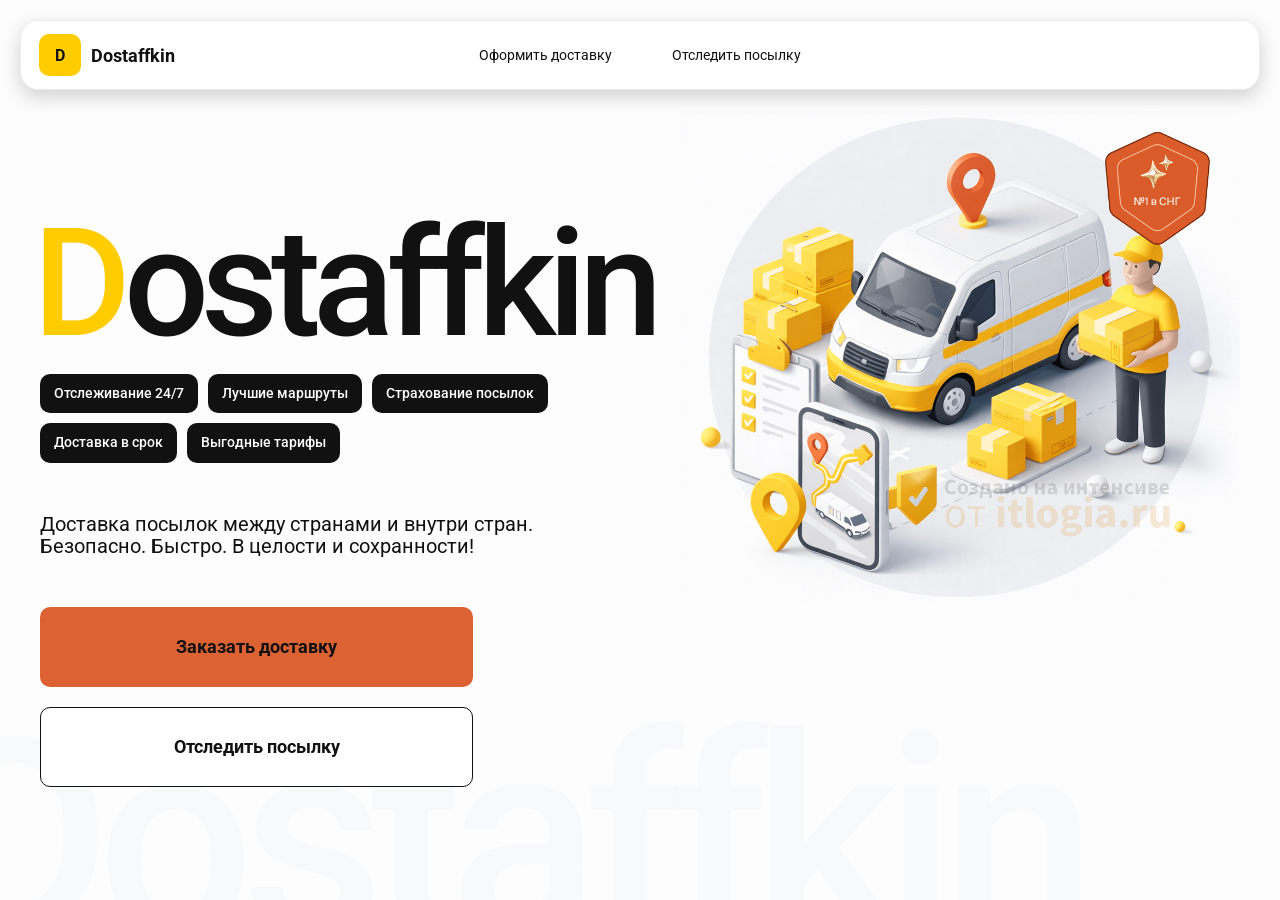
<file: index.html>
﻿<!doctype html>
<html lang="ru">

<head>
    <meta charset="utf-8" />
    <meta name="viewport" content="width=device-width,initial-scale=1,maximum-scale=1,user-scalable=0" />
    <title>Dostaffkin — Доставка посылок между странами и внутри стран. Безопасно. Быстро. В целости и сохранности!
    </title>

    <link rel="stylesheet" href="styles/base.css" />
    <link rel="stylesheet" href="styles/base_adaptive.css" />
    <link rel="stylesheet" href="styles/index.css" />
    <link rel="stylesheet" href="styles/index_adaptive.css" />
</head>

<body>
    <div class="container">
        <header class="header">
            <a class="header-brand" href="#">
                <div class="header-logo">D</div>
                <div class="header-title">Dostaffkin</div>
            </a>
            <nav class="header-menu">
                <a class="header-link" href="./order.html">Оформить <span>доставку</span></a>
                <a class="header-link" href="./track.html">Отследить <span>посылку</span></a>
            </nav>
        </header>
        <main class="main">
            <section class="main-info">
                <div class="main-title">
                    <span>D</span>ostaffkin
                </div>
                <div class="main-features">
                    <div class="main-feature">Отслеживание 24/7</div>
                    <div class="main-feature">Лучшие маршруты</div>
                    <div class="main-feature">Страхование посылок</div>
                    <div class="main-feature">Доставка в срок</div>
                    <div class="main-feature">Выгодные тарифы</div>
                </div>
                <div class="main-description">
                    Доставка посылок между странами и внутри стран.
                    Безопасно. Быстро. В целости и сохранности!
                </div>
                <div class="main-actions">
                    <a class="button" type="button" href="./order.html">Заказать доставку</a>
                    <a class="button button-white" type="button" href="./track.html">Отследить посылку</a>
                </div>
            </section>
            <div class="main-title-ghost">Dostaffkin</div>
            <section class="main-image">
                <img src="images/main-image.png" alt="Main image" />
            </section>
        </main>
    </div>
</body>
</html>
</file>
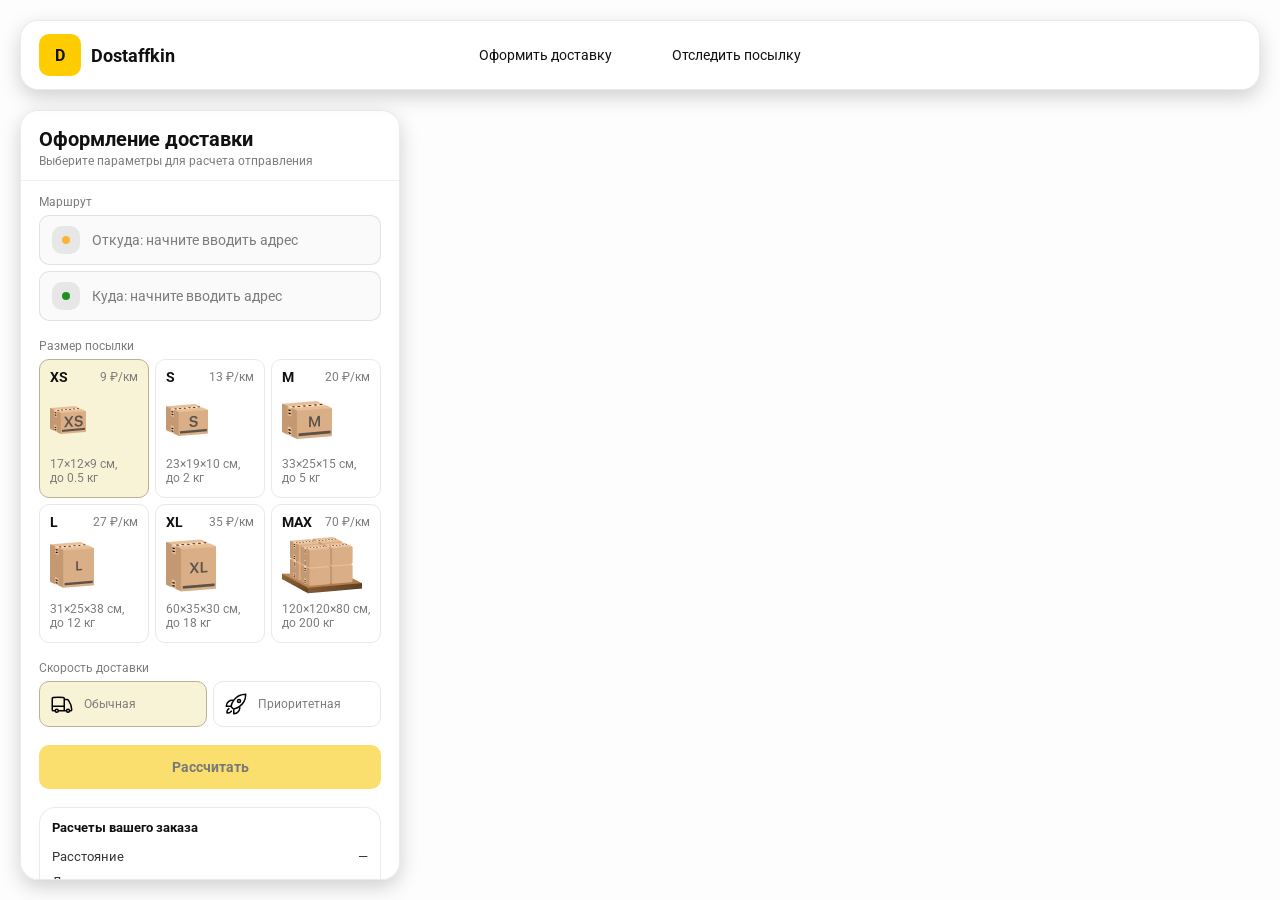
<file: order.html>
﻿<!doctype html>
<html lang="ru">
<head>
    <meta charset="utf-8" />
    <meta name="viewport" content="width=device-width,initial-scale=1,maximum-scale=1,user-scalable=0" />
    <title>Оформление доставки</title>

    <link rel="stylesheet" href="styles/base.css" />
    <link rel="stylesheet" href="styles/base_adaptive.css" />

    <link rel="stylesheet" href="styles/order.css" />
    <link rel="stylesheet" href="styles/order_adaptive.css" />

    <script src="scripts/ymc_min.js" data-apikey="49a13b42-a857-409b-b8fd-e9f1a53e1c1a" data-suggest-apikey="81f6a96a-011d-4603-9950-a48c90a04e99"></script>
</head>
<body>
    <div id="map"></div>

    <header class="header">
        <a class="header-brand" href="./index.html">
            <div class="header-logo">D</div>
            <div class="header-title">Dostaffkin</div>
        </a>
        <nav class="header-menu">
            <a class="header-link" href="#">Оформить <span>доставку</span></a>
            <a class="header-link" href="./track.html">Отследить <span>посылку</span></a>
        </nav>
    </header>

    <aside class="main" id="sidebar">
        <div class="main-header">
            <div class="main-title">Оформление доставки</div>
            <div class="main-text">Выберите параметры для расчета отправления</div>
        </div>

        <div class="main-content">
            <div class="main-route">
                <div class="main-block-title">Маршрут</div>
                <div class="main-fields">
                    <div class="main-field" id="fromField">
                        <div class="main-pin"></div>
                        <input id="from" placeholder="Откуда: начните вводить адрес" autocomplete="off" />
                        <div class="main-ac" id="fromAc" role="listbox" aria-label="Подсказки адресов"></div>
                    </div>

                    <div class="main-field" id="toField">
                        <div class="main-pin"></div>
                        <input id="to" placeholder="Куда: начните вводить адрес" autocomplete="off" />
                        <div class="main-ac" id="toAc" role="listbox" aria-label="Подсказки адресов"></div>
                    </div>
                </div>
            </div>

            <div class="main-package">
                <div class="main-block-title">Размер посылки</div>

                <div class="main-sizes">
                    <div class="main-size-card is-active" data-value="xs">
                        <div class="main-size-top">
                            <div class="main-size-label">XS</div>
                            <div class="main-size-rate">9 ₽/км</div>
                        </div>
                        <div class="main-size-media">
                            <img src="images/sizes/xs.png" alt="Короб XS" />
                        </div>
                        <div class="main-size-description">17×12×9 см,<br>до 0.5 кг</div>
                    </div>

                    <div class="main-size-card" data-value="s">
                        <div class="main-size-top">
                            <div class="main-size-label">S</div>
                            <div class="main-size-rate">13 ₽/км</div>
                        </div>
                        <div class="main-size-media">
                            <img src="images/sizes/s.png" alt="Короб S" />
                        </div>
                        <div class="main-size-description">23×19×10 см,<br>до 2 кг</div>
                    </div>

                    <div class="main-size-card" data-value="m">
                        <div class="main-size-top">
                            <div class="main-size-label">M</div>
                            <div class="main-size-rate">20 ₽/км</div>
                        </div>
                        <div class="main-size-media">
                            <img src="images/sizes/m.png" alt="Короб M" />
                        </div>
                        <div class="main-size-description">33×25×15 см,<br>до 5 кг</div>
                    </div>

                    <div class="main-size-card" data-value="l">
                        <div class="main-size-top">
                            <div class="main-size-label">L</div>
                            <div class="main-size-rate">27 ₽/км</div>
                        </div>
                        <div class="main-size-media">
                            <img src="images/sizes/l.png" alt="Короб L" />
                        </div>
                        <div class="main-size-description">31×25×38 см,<br>до 12 кг</div>
                    </div>

                    <div class="main-size-card" data-value="xl">
                        <div class="main-size-top">
                            <div class="main-size-label">XL</div>
                            <div class="main-size-rate">35 ₽/км</div>
                        </div>
                        <div class="main-size-media">
                            <img src="images/sizes/xl.png" alt="Короб XL" />
                        </div>
                        <div class="main-size-description">60×35×30 см,<br>до 18 кг</div>
                    </div>

                    <div class="main-size-card" data-value="max">
                        <div class="main-size-top">
                            <div class="main-size-label">MAX</div>
                            <div class="main-size-rate">70 ₽/км</div>
                        </div>
                        <div class="main-size-media main-size-media-palleta">
                            <img src="images/sizes/max.png" alt="Паллета" />
                        </div>
                        <div class="main-size-description">120×120×80 см,<br>до 200 кг</div>
                    </div>
                </div>
            </div>

            <div class="main-speed">
                <div class="main-block-title">Скорость доставки</div>

                <div class="main-speeds">
                    <div class="main-speed-card is-active" data-value="regular">
                        <img class="main-speed-media" src="images/icons/regular.svg" alt="Regular" />
                        <div class="main-speed-description">Обычная</div>
                    </div>
                    <div class="main-speed-card" data-value="fast">
                        <img class="main-speed-media" src="images/icons/fast.svg" alt="Fast" />
                        <div class="main-speed-description">Приоритетная</div>
                    </div>

                </div>
            </div>

            <div class="main-calculate-block">
                <button id="calc" class="button calculate-button" type="button" disabled>Рассчитать</button>
            </div>

            <div class="main-result" id="result">
                <div class="main-result-title">Расчеты вашего заказа</div>
                <div class="main-result-lines">
                    <div class="main-result-line"><span>Расстояние</span><span id="distanceValue">—</span></div>
                    <div class="main-result-line"><span>Доставим через</span><span id="durationValue">—</span></div>
                    <div class="main-result-line"><span>Тариф</span><span id="rateValue">—</span></div>
                </div>
                <div class="main-price">
                    <div class="main-price-label">Итого</div>
                    <div class="main-price-value" id="totalValue">—</div>
                </div>
            </div>

            <div class="main-order-box">
                <div class="main-order-form" id="orderForm">
                    <div class="main-order-title">Оформление доставки</div>
                    <div class="main-block-info-row">
                        <div class="main-block-title">Контакты</div>
                        <div class="order-fields">
                            <div class="main-field">
                                <input id="customerName" placeholder="Ваше имя" autocomplete="off" />
                            </div>
                            <div class="main-field">
                                <input id="customerPhone" placeholder="Ваш телефон" autocomplete="off"
                                       inputmode="tel" />
                            </div>
                        </div>
                    </div>
                    <div class="main-block-info-row extra-info">
                        <div class="main-block-title">Дополнительная информация</div>
                        <div class="main-field textarea">
                            <textarea id="comment" placeholder="Детали доставки и комментарии"></textarea>
                        </div>
                    </div>
                    <button id="submit" class="button main-submit-request" type="button" disabled>
                        Отправить
                        заявку
                    </button>
                </div>

                <div class="main-order-success" id="orderSuccess">
                    <div class="main-success-icon">✓</div>
                    <div class="main-success-title">Заявка отправлена!</div>
                    <div class="main-success-title">Номер отправления – <span id="orderId"></span></div>
                    <div class="main-success-subtitle">Мы скоро свяжемся с вами</div>
                </div>
            </div>
        </div>
    </aside>

    <script src="scripts/order.js"></script>
</body>
</html>
</file>
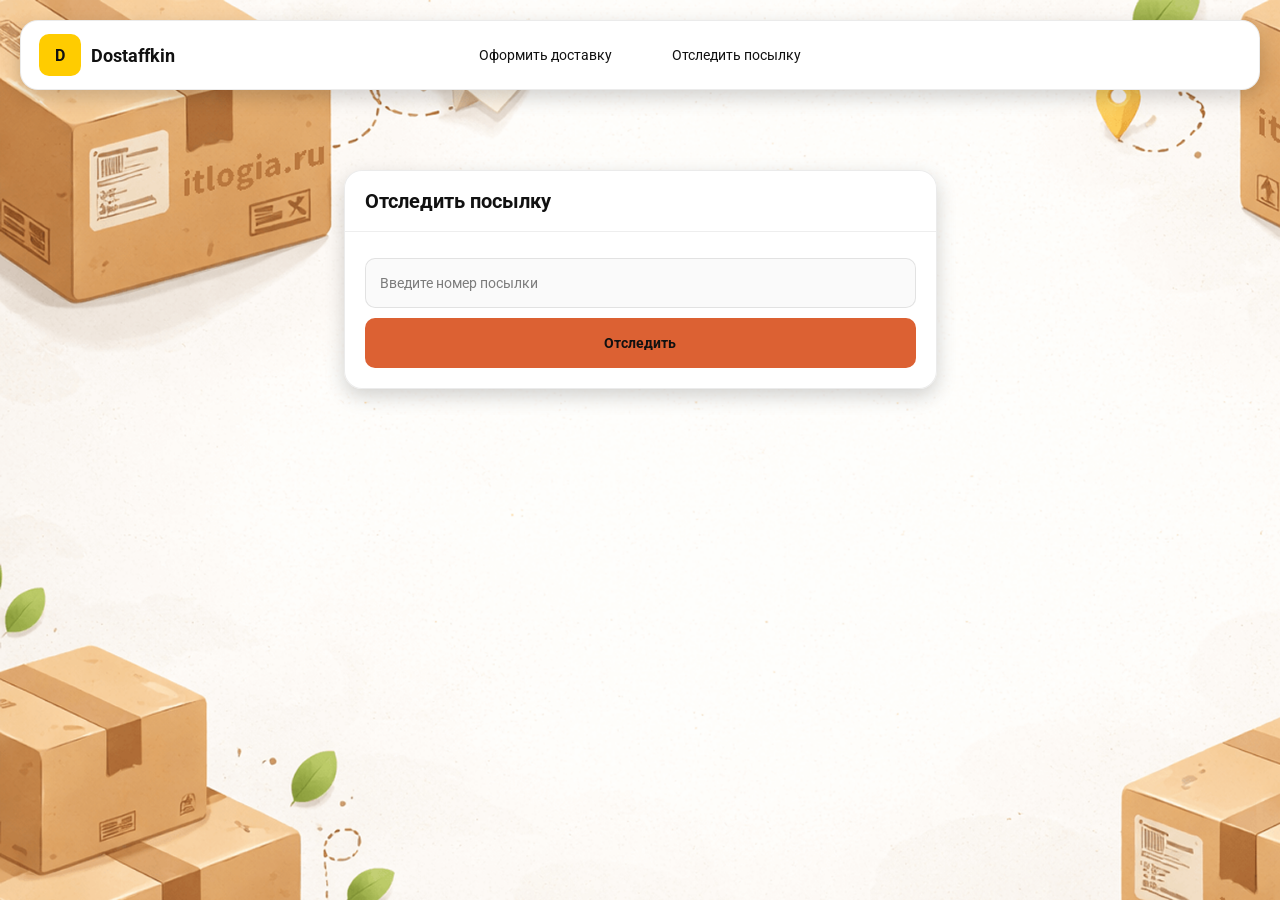
<file: track.html>
﻿<!doctype html>
<html lang="ru">
<head>
    <meta charset="utf-8" />
    <meta name="viewport" content="width=device-width,initial-scale=1,maximum-scale=1,user-scalable=0" />
    <title>Отследить посылку</title>
    <link rel="stylesheet" href="styles/base.css" />
    <link rel="stylesheet" href="styles/base_adaptive.css" />

    <link rel="stylesheet" href="styles/track.css" />
    <link rel="stylesheet" href="styles/track_adaptive.css" />
</head>
<body>
    <div class="container">
        <header class="header">
            <a class="header-brand" href="./index.html">
                <div class="header-logo">D</div>
                <div class="header-title">Dostaffkin</div>
            </a>
            <nav class="header-menu">
                <a class="header-link" href="./order.html">Оформить <span>доставку</span></a>
                <a class="header-link" href="#">Отследить <span>посылку</span></a>
            </nav>
        </header>

        <main class="track-content">
            <section class="track-card track-search">
                <div class="track-title">Отследить посылку</div>
                <div class="track-action">
                    <div class="main-field track-field">
                        <input id="trackNumber" placeholder="Введите номер посылки" autocomplete="off" />
                    </div>
                    <button id="trackButton" class="button track-button" type="button">Отследить</button>
                </div>
            </section>

            <section class="track-card track-result" id="trackResult">
                <div class="track-result-header">
                    <div class="track-id" id="trackIdValue"></div>
                    <div class="track-routes">
                        <div class="track-route">
                            <div class="track-route-pin">
                                <svg xmlns="http://www.w3.org/2000/svg" fill="none" viewBox="0 0 24 24"
                                     - stroke-width="1.5" stroke="green" class="size-6">
                                    <path stroke-linecap="round" stroke-linejoin="round"
                                          d="M15 10.5a3 3 0 1 1-6 0 3 3 0 0 1 6 0Z" />
                                    <path stroke-linecap="round" stroke-linejoin="round"
                                          d="M19.5 10.5c0 7.142-7.5 11.25-7.5 11.25S4.5 17.642 4.5 10.5a7.5 7.5 0 1 1 15 0Z" />
                                </svg>
                            </div>
                            <div class="track-route-address" id="trackFromValue">
                                Откуда: Москва, улица Арбат, 1
                            </div>
                        </div>
                        <div class="track-route track-route-arrow">
                            <svg xmlns="http://www.w3.org/2000/svg" fill="none" viewBox="0 0 24 24"
                                 stroke-width="1.5" stroke="currentColor" class="size-6">
                                <path stroke-linecap="round" stroke-linejoin="round"
                                      d="M19.5 13.5 12 21m0 0-7.5-7.5M12 21V3" />
                            </svg>
                        </div>
                        <div class="track-route">
                            <div class="track-route-pin">
                                <svg xmlns="http://www.w3.org/2000/svg" fill="none" viewBox="0 0 24 24" stroke-width="1.5"
                                     stroke="green" class="size-6">
                                    <path stroke-linecap="round" stroke-linejoin="round"
                                          d="M15 10.5a3 3 0 1 1-6 0 3 3 0 0 1 6 0Z" />
                                    <path stroke-linecap="round" stroke-linejoin="round"
                                          d="M19.5 10.5c0 7.142-7.5 11.25-7.5 11.25S4.5 17.642 4.5 10.5a7.5 7.5 0 1 1 15 0Z" />
                                </svg>
                            </div>
                            <div class="track-route-address" id="trackToValue">
                                Куда: Минск, проспект Независимости, 58
                            </div>
                        </div>
                    </div>
                </div>
                <div class="track-info">
                    <div class="track-status-title">Статус данной посылки:</div>
                    <div class="track-status-list" id="trackStatusList">

                    </div>
                </div>
            </section>
        </main>
    </div>
    <script src="scripts/track.js"></script>
</body>
</html>
</file>
<file: styles/base.css>
*, *::before, *::after {
    box-sizing: border-box;
}

@font-face {
    font-family: "Roboto";
    src: url("../fonts/Roboto-Regular.ttf");
    font-weight: normal;
}

@font-face {
    font-family: "Roboto";
    src: url("../fonts/Roboto-Bold.ttf");
    font-weight: bold;
}

@font-face {
    font-family: "Roboto";
    src: url("../fonts/Roboto-Medium.ttf");
    font-weight: 500;
}

html, body {
    margin: 0;
    color: #111111;
    font-family: "Roboto", sans-serif;
}

body {
    background: #FDFDFD;
}

.header {
    border-radius: 18px;
    box-shadow: 0 7px 20px 0 #0000002E;
    backdrop-filter: blur(10px);
    background: #ffffff;
    left: 20px;
    border: 1px solid rgba(0, 0, 0, 0.08);
    position: fixed;
    right: 20px;
    top: 20px;
    padding: 14px 18px;
    height: 70px;
    display: flex;
    align-items: center;
    z-index: 6;
}

.header-brand {
    display: flex;
    align-items: center;
    text-decoration: none;
    gap: 10px;
}

.header-logo {
    width: 42px;
    height: 42px;
    border-radius: 10px;
    background: #FFCC00;
    display: grid;
    place-items: center;
    font-weight: bold;
    color: #111;
}

.header-title {
    font-size: 18px;
    font-weight: bold;
    color: #111111;
    text-decoration: none;
}

.header-menu {
    display: flex;
    align-items: center;
    gap: 60px;
    margin: 0;
    position: absolute;
    left: 50%;
    transform: translateX(-50%);
}

.header-link {
    font-size: 14px;
    color: #111111;
    text-decoration: none;
}

.button {
    border: 0;
    outline: none;
    height: 44px;
    border-radius: 10px;
    font-size: 14px;
    font-weight: bold;
    cursor: pointer;
    font-family: inherit;
    transition: transform .08s ease, opacity .12s ease;
    background: #DC6133;
    color: #111111;
    text-align: center;
    text-decoration: none;
}

.button:hover {
    background-color: #E5BC19;
}

.button:disabled {
    cursor: not-allowed;
    background-color: #FADE6E;
    color: #787878;
    transform: none;
}

.button.button-white {
    background: #ffffff;
    border: 1px solid #111111;
}

.button.button-white:hover {
    background: rgb(241 241 241);
}


.main-field {
    display: flex;
    align-items: center;
    margin-top: 6px;
    gap: 10px;
    border: 1px solid #1111111A;
    background: #FAFAFA;
    border-radius: 10px;
    padding: 10px 12px;
    position: relative;
    box-sizing: border-box;
    height: 50px;
}

.main-field.textarea {
    height: auto;
}

.main-pin {
    width: 28px;
    height: 28px;
    border-radius: 10px;
    background: rgba(17, 17, 17, 0.08);
    display: grid;
    place-items: center;
    flex: 0 0 auto;
    position: relative;
}

.main-pin::before {
    content: "";
    width: 8px;
    height: 8px;
    border-radius: 999px;
    background: orange;
    opacity: .75;
    display: block;
}

.main-field:last-child .main-pin::before {
    background: green;
    opacity: .85;
}

input, textarea {
    width: 100%;
    border: 0;
    outline: none;
    background: transparent;
    font-size: 14px;
    color: #111111;
    font-family: inherit;
}

textarea {
    resize: vertical;
    min-height: 72px;
    padding: 2px 0;
}

input::placeholder, textarea::placeholder {
    color: #7C7C7C;
}

.main-field:focus-within {
    border-color: rgba(0, 0, 0, 0.20);
    box-shadow: 0 0 0 4px rgba(255, 204, 0, 0.35);
    background: rgba(255, 255, 255, 0.75);
}
</file>
<file: styles/base_adaptive.css>
@media (max-width: 767px) {
    .header {
        left: 10px;
        right: 10px;
        top: 10px;
    }

    .header-link span {
        display: none;
    }

    .header-menu {
        gap: 20px;
        justify-content: flex-start;
        margin: 0 0 0 30px;
        position: static;
        transform: none;
    }
}

@media (max-width: 420px) {
    .header-title {
        display: none;
    }
}

@media (max-width: 374px) {
    .header-menu {
        gap: 10px;
        margin: 0 0 0 10px;
    }
}
</file>
<file: styles/index.css>
.container {
    overflow: hidden;
    min-height: 100vh;
}


.main {
    padding: 111px 40px 40px;
    position: relative;
    display: flex;
}

.main-info {
    max-width: 840px;
    width: 100%;
    position: relative;
}

.main-title {
    margin-top: 98px;
    font-weight: 500;
    font-size: 200px;
    line-height: 1;
    letter-spacing: -0.05em;
    color: #111111;
    left: -15px;
    position: relative;
}

.main-title span {
        color: #ffcc00;
}

.main-features {
    margin-top: 15px;
    display: flex;
    flex-wrap: wrap;
    gap: 10px;
}

.main-feature {
    background: #111111;
    color: #ffffff;
    padding: 12px 14px;
    font-weight: 500;
    font-size: 14px;
    line-height: 1.1;
    border-radius: 10px;
}

.main-description {
    margin-top: 50px;
    max-width: 500px;
    font-size: 20px;
    line-height: 1.1;
    color: #111111;
}

.main-actions {
    margin-top: 50px;
    display: flex;
    flex-direction: column;
    gap: 20px;
}

.main-actions .button {
    height: 80px;
    width: 433px;
    font-size: 18px;
    font-weight: bold;
    place-items: center;
    display: grid;
}

.main-title-ghost {
    position: absolute;
    z-index: -1;
    left: -70px;
    bottom: -150px;
    font-weight: 500;
    font-size: 278px;
    line-height: 1;
    letter-spacing: -0.05em;
    color: #ECEDF04D;
}

.main-image {
    width: 1024px;
    top: 100px;
    z-index: -2;
}

.main-image img {
    width: 100%;
    max-width: 1024px;
    height: auto;
    display: block;
}
</file>
<file: styles/index_adaptive.css>
@media (max-width: 1760px) {
    .main-title {
        font-size: 150px;
        left: -7px;
    }

    .main-info {
        max-width: 640px;
    }
}

@media (max-width: 1200px) {
    .main-info {
        max-width: 540px;
    }

    .main {
        padding: 111px 20px 20px;
    }

    .main-title {
        font-size: 120px;
        left: -4px;
    }

    .main-title-ghost {
        font-size: 220px;
    }
}

@media (max-width: 1024px) {
    .main-title {
        margin-top: 30px;
    }

    .main {
        flex-direction: column-reverse;
    }

    .main-image {
        max-width: 350px;
        position: absolute;
        left: 370px;
        top: 370px;
    }

    .main-info {
        max-width: 100%;
    }

    .main-actions {
        gap: 10px;
    }

        .main-actions .button {
            height: 50px;
            font-size: 14px;
            width: auto;
            max-width: 300px;
        }

    .main-description {
        max-width: 350px;
    }
}

@media (max-width: 570px) {
    .main-title {
        font-size: 88px;
    }

    .main-description {
        max-width: 100%
    }

    .main-actions {
        width: 100%;
    }

        .main-actions .button {
            width: 100%;
            max-width: 100%
        }

    .main-image {
        max-width: 650px;
        position: absolute;
        left: 170px;
        top: 70px;
        opacity: 0.2;
    }
}

@media (max-width: 400px) {
    .main-title {
        font-size: 70px;
    }
}
</file>
<file: styles/order.css>
﻿#map {
    position: fixed;
    inset: 0;
}

.main {
    border-radius: 18px;
    box-shadow: 0 7px 20px 0 #0000002E;
    backdrop-filter: blur(10px);
    background: rgba(255, 255, 255, 0.96);
    left: 20px;
    border: 1px solid rgba(0, 0, 0, 0.08);
    position: fixed;
    top: 110px;
    bottom: 20px;
    width: 380px;
    display: flex;
    flex-direction: column;
    overflow: hidden;
    z-index: 5;
}

.main-header {
    padding: 18px 18px 12px 18px;
    border-bottom: 1px solid rgba(0, 0, 0, 0.06);
    display: flex;
    flex-direction: column;
}

.main-title {
    font-size: 20px;
    line-height: 100%;
    font-weight: bold;
}

.main-text {
    font-size: 12px;
    margin-top: 5px;
    color: #7C7C7C;
}

.main-content {
    padding: 14px 18px 18px 18px;
    overflow: auto;
    scrollbar-width: none;
    display: flex;
    flex-direction: column;
    gap: 18px;
    flex: 1;
}

.main-block-title {
    font-size: 12px;
    color: #7C7C7C;
}

.main-route .main-block-title,
.main-package .main-block-title {
    margin-bottom: 6px;
}


.main-sizes {
    display: grid;
    gap: 6px;
    grid-template-columns: repeat(3, 1fr);
}

.main-size-card {
    border: 1px solid #E8E8E7;
    background: #FFFFFF;
    border-radius: 10px;
    padding: 10px;
    cursor: pointer;
    user-select: none;
    transition: transform .08s ease, border-color .12s ease, background .12s ease;
    min-height: 139px;
}

.main-size-card:hover {
    transform: translateY(-1px);
}

.main-size-card.is-active {
    background-color: #F8F2D6;
    border-color: #B7B196;
}

.main-size-top {
    display: flex;
    align-items: center;
    justify-content: space-between;
}

.main-size-label {
    font-weight: bold;
    font-size: 14px;
    color: #111111;
    line-height: 100%;
}

.main-size-rate {
    font-size: 12px;
    color: #7C7C7C;
    line-height: 100%;
}

.main-size-media {
    margin-top: 8px;
    height: 57px;
}

.main-size-description {
    margin-top: 8px;
    font-size: 12px;
    color: #7C7C7C;
    line-height: 1.2;
}

.calculate-button {
    width: 100%;
}

.main-result {
    border: 1px solid rgba(0, 0, 0, 0.08);
    background: rgba(255, 255, 255, 0.75);
    border-radius: 16px;
    padding: 12px;
    line-height: 1.25;
}

.main-result-title {
    font-weight: bold;
    font-size: 13px;
    color: #111111;
    margin-bottom: 13px;
}

.main-result-lines {
    gap: 8px;
    display: flex;
    flex-direction: column;
}

.main-result-line {
    font-size: 13px;
    color: rgba(17, 17, 17, 0.85);
    display: flex;
    justify-content: space-between;
}

.main-price {
    margin-top: 18px;
    padding-top: 10px;
    border-top: 1px dashed rgba(0, 0, 0, 0.12);
    display: flex;
    align-items: baseline;
    justify-content: space-between;
}

.main-price-label {
    font-size: 12px;
    color: rgba(17, 17, 17, 0.55);
}

.main-price-value {
    font-size: 20px;
    font-weight: bold;
    color: #111111;
    letter-spacing: -0.3px;
}

.main-order-box {
    background: #ffffff;
    border: 1px solid #E8E8E7;
    border-radius: 10px;
    padding: 12px;
}

.main-order-title {
    margin-bottom: 8px;
    font-weight: bold;
    font-size: 14px;
    color: #111111;
}

.main-block-info {
    display: flex;
    flex-direction: column;
    gap: 6px;
}

.order-fields {
    display: grid;
    grid-template-columns: 1fr 1fr;
    column-gap: 10px;
    margin-top: 6px;
}

.main-block-info-row.extra-info {
    display: block;
    margin-top: 13px;
}

.main-submit-request {
    width: 100%;
    margin-top: 6px;
}

.main-order-success {
    display: none;
    text-align: center;
    padding: 22px 12px;
    gap: 12px;
}

.main-order-success.is-visible {
    display: flex;
    flex-direction: column;
    align-items: center;
}

.main-success-icon {
    width: 56px;
    height: 56px;
    border-radius: 50%;
    background: #16a34a;
    color: #ffffff;
    display: grid;
    place-items: center;
    font-size: 30px;
}

.main-success-title {
    font-size: 14px;
    font-weight: bold;
    color: #111111;
}

.main-success-subtitle {
    font-size: 12px;
    color: rgba(17, 17, 17, 0.55);
    line-height: 1.3;
}

.main-speed .main-block-title {
    margin-bottom: 6px;
}

.main-speeds {
    display: grid;
    gap: 6px;
    grid-template-columns: repeat(2, 1fr);
}

.main-speed-card {
    border: 1px solid #E8E8E7;
    background: #FFFFFF;
    border-radius: 10px;
    padding: 10px;
    cursor: pointer;
    user-select: none;
    transition: transform .08s ease, border-color .12s ease, background .12s ease;
    display: flex;
    align-items: center;
    gap: 10px;
}

.main-speed-card:hover {
    transform: translateY(-1px);
}

.main-speed-card.is-active {
    background-color: #F8F2D6;
    border-color: #B7B196;
}

.main-speed-description {
    font-size: 12px;
    color: #7C7C7C;
    line-height: 1.2;
}
</file>
<file: styles/order_adaptive.css>
@media (max-width: 767px) {
    .main {
        left: 10px;
        right: 10px;
        top: 50%;
        bottom: 12px;
        width: auto;
        max-width: none;
    }
}

@media (max-width: 420px) {
    .main-sizes {
        grid-template-columns: repeat(2, 1fr);
    }
}
</file>
<file: styles/track.css>
.container {
    background: #F4F4F4 url("../images/track-bg.png");
    background-size: cover;
    min-height: 100vh;
    padding: 170px 0 50px 0;
}

.track-content {
    width: 593px;
    margin: 0 auto;
}

.track-card {
    width: 100%;
    border-radius: 18px;
    box-shadow: 0 7px 20px 0 #0000002E;
    backdrop-filter: blur(10px);
    background: rgba(255, 255, 255, 0.96);
    border: 1px solid rgba(0, 0, 0, 0.08);
}

.track-title {
    font-size: 20px;
    line-height: 100%;
    font-weight: bold;
    border-bottom: 1px solid #EEEEEE;
    padding: 20px;
}

.track-action {
    padding: 20px;
}

.track-button {
    width: 100%;
    height: 50px;
}

.track-field {
    margin-bottom: 10px;
}

.track-result {
    margin-top: 5px;
    display: none;
}

    .track-result.is-visible {
        display: block;
    }

.track-result-header {
    font-weight: bold;
    font-size: 14px;
    color: #111111;
    padding: 20px;
    border-bottom: 1px solid #EEEEEE;
}

.track-id {
    margin-bottom: 12px;
    font-size: 20px;
}

.track-routes {
    display: flex;
    flex-direction: column;
    gap: 10px;
    font-weight: normal;
}

.track-route {
    display: flex;
    align-items: center;
    gap: 10px;
}

.track-route-pin {
    width: 24px;
    height: 24px;
    flex-shrink: 0;
}

.track-route-arrow {
    padding: 15px 0;
    width: 24px;
    height: 24px;
}

.track-info {
    padding: 20px;
}

.track-status {
    display: flex;
    align-items: center;
    font-size: 12px;
    gap: 10px;
}

.track-status-title {
    font-size: 14px;
    color: #111111;
    margin-bottom: 20px;
}

.track-status-list {
    display: flex;
    flex-direction: column;
    gap: 15px;
}

.track-status-icon {
    width: 40px;
    height: 40px;
    border-radius: 50%;
    background: rgba(17, 17, 17, 0.08);
    display: grid;
    place-items: center;
    flex: 0 0 auto;
}

.track-status.created .track-status-icon {
    background-color: #F1CB00;
}

.track-status.in-way .track-status-icon {
    background-color: #F08A11;
}

.track-status.ready .track-status-icon {
    background-color: #A35D0A;
}

.track-status.done .track-status-icon {
    background-color: #37C93B;
}

.track-status-text {
    display: flex;
    align-items: center;
    justify-content: space-between;
    color: #111111;
    font-size: 12px;
    flex: 1;
}

.track-status-date {
    color: rgba(17, 17, 17, 0.55);
}
</file>
<file: styles/track_adaptive.css>
@media (max-width: 767px) {
    .container {
        padding: 130px 0 50px 0;
    }

    .track-content {
        width: 100%;
        padding-left: 10px;
        padding-right: 10px;
    }

    .track-result-header {
        padding: 20px;
    }
}
</file>
